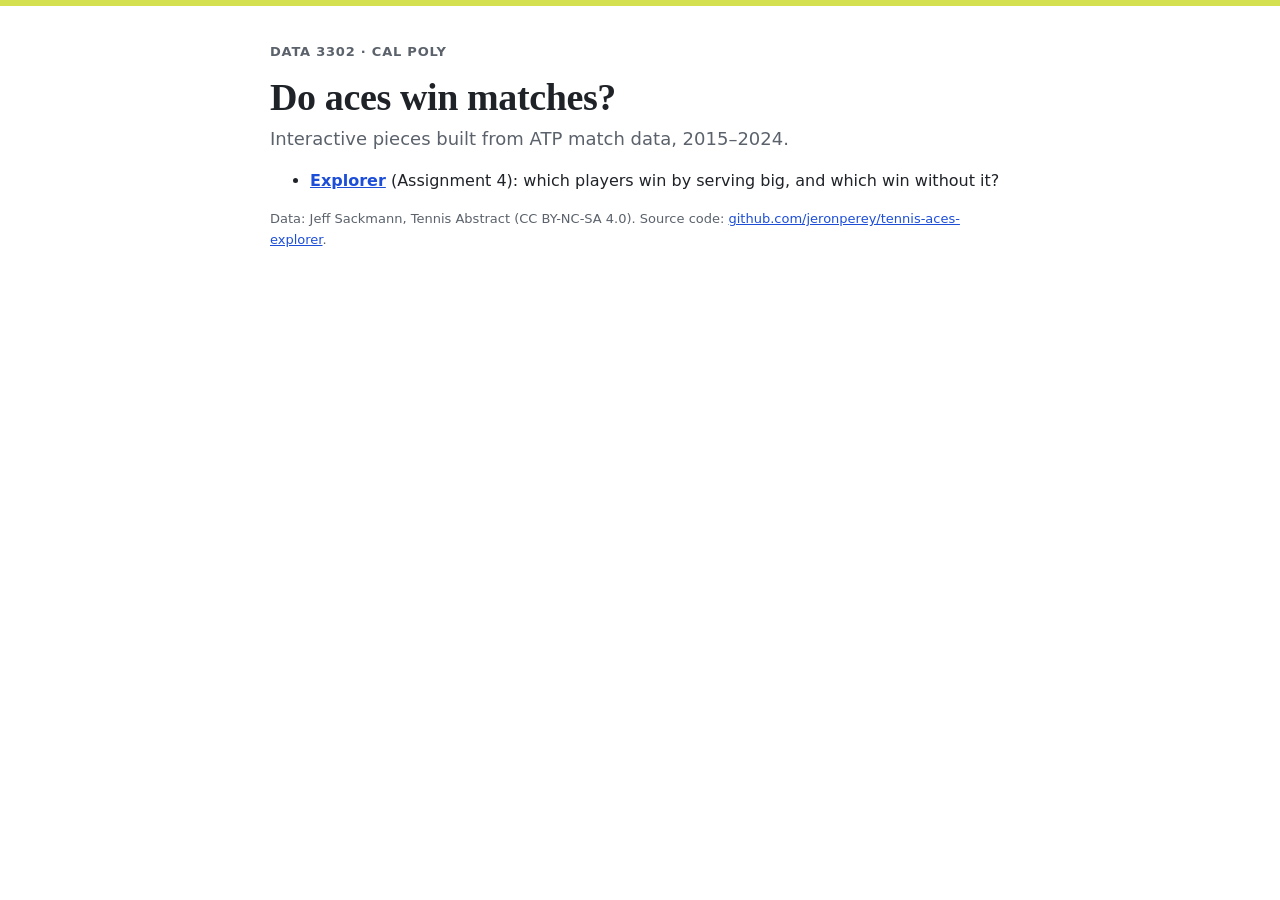
<file: index.html>
<!DOCTYPE html>
<html lang="en"><head><meta charset="utf-8"><meta name="viewport" content="width=device-width, initial-scale=1">
<title>Aces and winning: ATP 2015–2024</title><link rel="stylesheet" href="shared/style.css"></head>
<body><main class="article">
<p class="kicker">DATA 3302 · Cal Poly</p><h1>Do aces win matches?</h1>
<p class="deck">Interactive pieces built from ATP match data, 2015–2024.</p>
<ul>
<li><a href="explorer/"><b>Explorer</b></a> (Assignment 4): which players win by serving big, and which win without it?</li>
</ul>
<p class="tiny">Data: Jeff Sackmann, Tennis Abstract (CC BY-NC-SA 4.0). Source code: <a href="https://github.com/jeronperey/tennis-aces-explorer">github.com/jeronperey/tennis-aces-explorer</a>.</p>
</main></body></html>
</file>
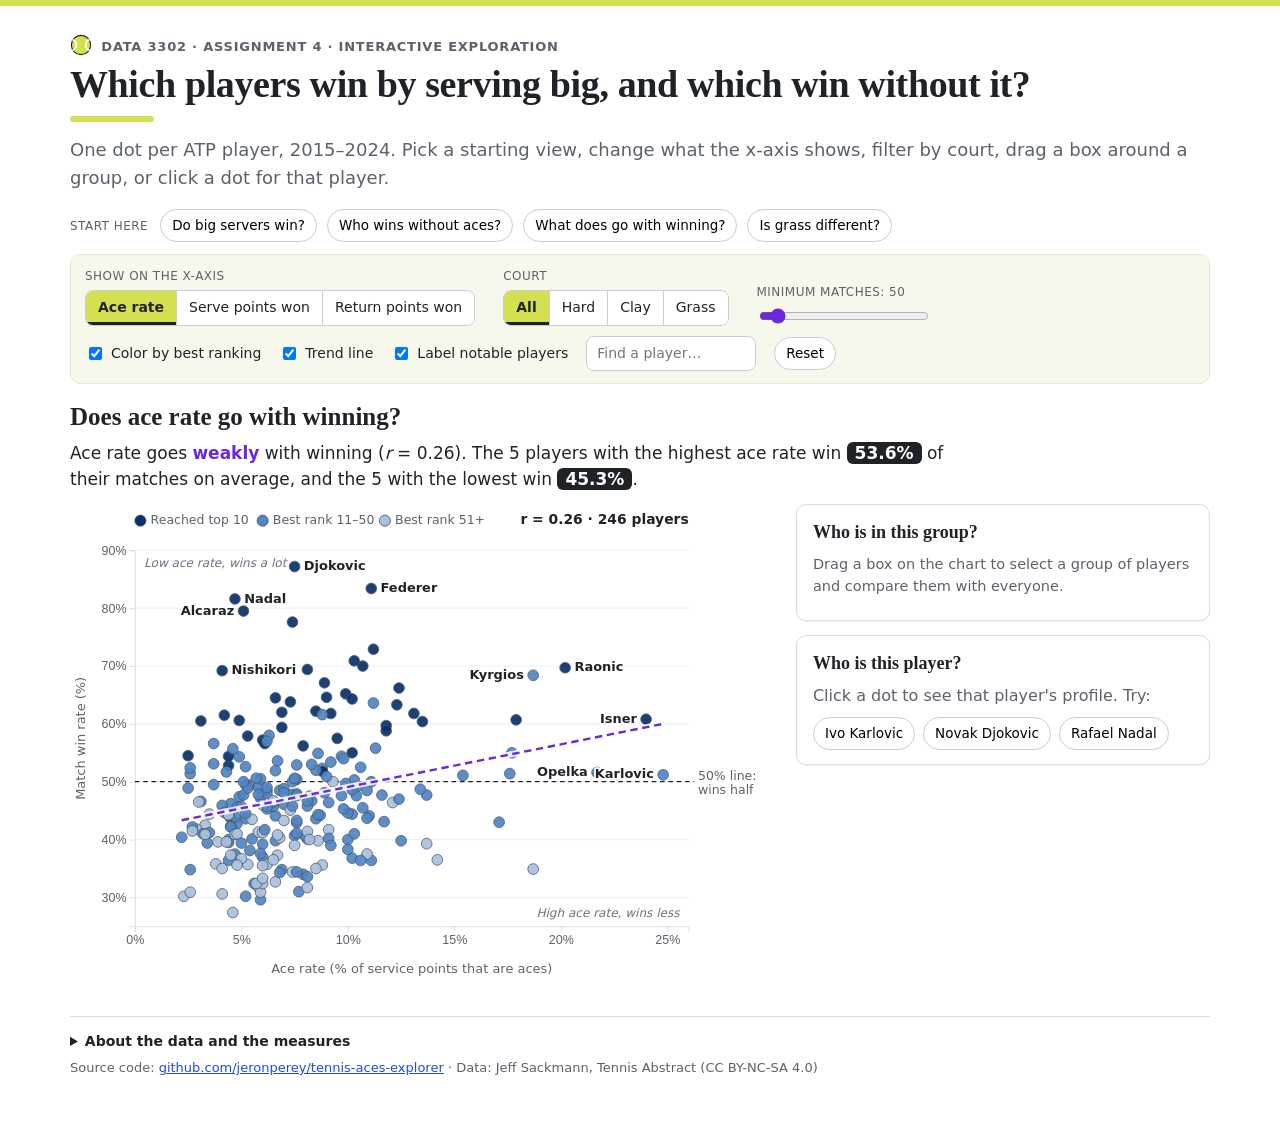
<file: explorer/index.html>
<!DOCTYPE html>
<html lang="en">
<head>
  <meta charset="utf-8">
  <meta name="viewport" content="width=device-width, initial-scale=1">
  <title>Which players win by serving big? ATP 2015–2024</title>
  <link rel="stylesheet" href="../shared/style.css">
  <link rel="icon" href="data:image/svg+xml,%3Csvg xmlns=%27http://www.w3.org/2000/svg%27 viewBox=%270 0 24 24%27%3E%3Ccircle cx=%2712%27 cy=%2712%27 r=%2710.5%27 fill=%27%23d4e04f%27 stroke=%27%231f2328%27 stroke-width=%271.2%27/%3E%3Cpath d=%27M3.2 6.5C8 8 8 16 3.2 17.5M20.8 6.5C16 8 16 16 20.8 17.5%27 fill=%27none%27 stroke=%27white%27 stroke-width=%271.8%27/%3E%3C/svg%3E">
</head>
<body>
  <main class="page">
    <p class="kicker"><svg class="ball" viewBox="0 0 24 24" width="22" height="22" aria-hidden="true"><circle cx="12" cy="12" r="10.5" fill="#d4e04f" stroke="#1f2328" stroke-width="1.2"/><path d="M3.2 6.5C8 8 8 16 3.2 17.5M20.8 6.5C16 8 16 16 20.8 17.5" fill="none" stroke="#fff" stroke-width="1.8" stroke-linecap="round"/></svg> DATA 3302 · Assignment 4 · Interactive exploration</p>
    <h1>Which players win by serving big, and which win without it?</h1>
    <div class="title-rule" aria-hidden="true"></div>
    <p class="deck">One dot per ATP player, 2015–2024. Pick a starting view, change what the x-axis shows, filter by court, drag a box around a group, or click a dot for that player.</p>
    <div id="presets"></div>
    <div id="controls"></div>
    <h2 class="chart-q" id="chart-q"></h2>
    <p class="insight" id="insight" aria-live="polite"></p>
    <div class="grid">
      <div id="chart"></div>
      <aside>
        <div id="brush"></div>
        <div id="profile"></div>
      </aside>
    </div>
    <details class="notes">
      <summary>About the data and the measures</summary>
      <p><b>Measures.</b> Ace rate is aces as a share of a player's service points. Serve points won and return points won are the shares of points won on their own serve and on the opponent's serve. Win rate is the share of matches won. The purple dashed line is a straight-line trend, and <i>r</i> shows how closely the two measures move together (1 = perfectly, 0 = not at all).</p>
      <p><b>Who is shown.</b> Players with at least 50 matches (30 on a given court), 2015–2024, men's tour-level matches only; use the minimum-matches slider to raise the bar. Unfinished matches and matches on other surfaces are left out.</p>
      <p><b>Data and code.</b> Jeff Sackmann, <i>Tennis Abstract</i> ATP match data, 2015–2024 (CC BY-NC-SA 4.0), via <a href="https://github.com/Aneeshers/tennis-sackmann-archive">github.com/Aneeshers/tennis-sackmann-archive</a>. Built with <a href="https://d3js.org">D3</a>. Source code: <a href="https://github.com/jeronperey/tennis-aces-explorer">github.com/jeronperey/tennis-aces-explorer</a>.</p>
    </details>
    <p class="tiny">Source code: <a href="https://github.com/jeronperey/tennis-aces-explorer">github.com/jeronperey/tennis-aces-explorer</a> · Data: Jeff Sackmann, Tennis Abstract (CC BY-NC-SA 4.0)</p>
  </main>
  <script src="../lib/d3.min.js"></script>
  <script src="../shared/data.js"></script>
  <script src="../shared/charts.js"></script>
  <script src="explorer.js"></script>
</body>
</html>
</file>
<file: shared/style.css>
:root { --ball:#d4e04f; --ball-soft:#f4f7d6; --serif:"Iowan Old Style","Palatino Linotype",Palatino,"Book Antiqua",Georgia,serif; --bg:#fff; --fg:#1f2328; --muted:#5b626b; --grid:#d9dde1; --soft:#f3f4f6; --accent:#6d28d9; --serve:#0f766e; --ret:#c2410c; }
* { box-sizing: border-box; }
body { margin:0; border-top:6px solid var(--ball); background:var(--bg); color:var(--fg); font:16px/1.55 Inter, system-ui, -apple-system, "Segoe UI", sans-serif; }
a { color:#1d4ed8; }
h1 { font-family:var(--serif); font-size:38px; line-height:1.12; margin:0 0 6px; letter-spacing:-.01em; font-weight:700; }
h2 { font-family:var(--serif); font-size:24px; margin:44px 0 6px; }
h3 { font-size:19px; margin:0 0 2px; } h4 { font-size:14px; margin:16px 0 6px; text-transform:uppercase; letter-spacing:.04em; color:var(--muted); }
.kicker { color:var(--muted); font-size:13px; text-transform:uppercase; letter-spacing:.06em; margin:0 0 6px; }
.deck { color:var(--muted); font-size:18px; margin:0 0 18px; }
.tiny { font-size:13px; color:var(--muted); margin:6px 0 0; } .hint { color:var(--muted); margin:4px 0 8px; } .meta { color:var(--muted); margin:0 0 8px; font-size:14px; }

/* charts */
svg.chart { width:100%; height:auto; display:block; overflow:visible; }
svg text { fill:var(--fg); font-size:14px; }
.axis path, .axis line { stroke:var(--grid); } .axis text { fill:var(--muted); font-size:13.5px; }
.axis-title { fill:var(--muted); font-size:14px; } .gridline { stroke:#eceef0; }
.ref { stroke:var(--fg); stroke-dasharray:5 4; stroke-width:1.4; fill:none; } .ref.halo { stroke:#fff; stroke-width:5; stroke-dasharray:none; opacity:.9; }
.trend { stroke:var(--accent); stroke-width:2.6; stroke-dasharray:8 5; }
.trend.halo { stroke:#fff; stroke-width:6.5; stroke-dasharray:none; opacity:.85; }
.small { font-size:13.5px; fill:var(--muted); } .bold { font-weight:700; } .readout { font-size:15px; font-weight:800; }
.dot-label { font-size:14px; fill:var(--fg); paint-order:stroke; stroke:#fff; stroke-width:4px; stroke-linejoin:round; }
.row-label { font-size:15px; font-weight:700; } .bar-val { font-size:19px; font-weight:800; } .small.bold { fill:var(--fg); }
.brush .selection { fill:rgba(109,40,217,.08); stroke:var(--accent); stroke-width:1.5; stroke-dasharray:4 3; }
svg circle { cursor:pointer; }

/* controls */
.controls { display:flex; flex-wrap:wrap; gap:10px 28px; align-items:flex-end; padding:12px 14px; background:var(--soft); border-radius:10px; margin:0 0 14px; }
.ctl { display:flex; flex-direction:column; gap:4px; } .ctl-label { font-size:12px; color:var(--muted); text-transform:uppercase; letter-spacing:.04em; }
.seg { display:inline-flex; border:1px solid #c9ccd0; border-radius:8px; overflow:hidden; background:#fff; }
.seg button { font:inherit; font-size:14px; padding:6px 12px; border:0; border-right:1px solid #c9ccd0; background:#fff; cursor:pointer; color:var(--fg); }
.seg button:last-child { border-right:0; } .seg button.on { background:var(--fg); color:#fff; } .seg button:hover:not(.on) { background:#eef0f2; }
.toggles { flex-direction:row; flex-wrap:wrap; align-items:center; gap:8px 18px; } .chk { display:flex; align-items:center; gap:6px; font-size:14px; cursor:pointer; }
.search { font:inherit; font-size:14px; padding:6px 10px; border:1px solid #c9ccd0; border-radius:8px; width:170px; }
.chip { font:inherit; font-size:13.5px; padding:5px 11px; border:1px solid #c9ccd0; border-radius:999px; background:#fff; cursor:pointer; } .chip:hover { background:#eef0f2; } .chip.on { background:var(--accent); color:#fff; border-color:var(--accent); }
.chips { display:flex; flex-wrap:wrap; gap:8px; } button.link { font:inherit; background:none; border:0; color:#1d4ed8; cursor:pointer; padding:2px 0; text-align:left; text-decoration:underline; }
.plist { margin:8px 0 0; padding-left:18px; }

/* profile */
.profile, .brush-summary { background:#fff; border:1px solid var(--grid); border-radius:10px; padding:14px 16px; }
.brush-summary { margin-bottom:14px; font-size:14.5px; }
.bar-row { margin:8px 0; } .bar-text { font-size:13.5px; margin-bottom:3px; } .track { position:relative; height:22px; background:#eef0f2; border-radius:5px; }
.fill { height:100%; border-radius:5px; } .val { position:absolute; left:8px; top:2px; font-weight:800; font-size:14px; color:#fff; text-shadow:0 0 3px rgba(0,0,0,.45); }
table.mini { width:100%; border-collapse:collapse; font-size:13.5px; } .mini th { text-align:right; color:var(--muted); font-weight:600; padding:3px 6px; } .mini th:first-child, .mini td:first-child { text-align:left; }
.mini td { text-align:right; padding:3px 6px; border-top:1px solid #eceef0; font-variant-numeric:tabular-nums; } .dot { display:inline-block; width:9px; height:9px; border-radius:50%; margin-right:6px; }

/* tooltip */
#tooltip { position:fixed; pointer-events:none; opacity:0; background:var(--fg); color:#fff; padding:7px 11px; border-radius:6px; font-size:13px; line-height:1.4; max-width:270px; transition:opacity .1s; z-index:10; }

/* explorer layout */
.page { max-width:1180px; margin:0 auto; padding:28px 20px 60px; }
.grid { display:grid; grid-template-columns:minmax(0,1.7fr) minmax(300px,1fr); gap:22px; align-items:start; }
@media (max-width:900px) { .grid { grid-template-columns:1fr; } h1 { font-size:27px; } }
.notes { margin-top:30px; padding-top:16px; border-top:1px solid var(--grid); font-size:13.5px; color:var(--muted); } .notes p { margin:6px 0; }

/* article layout */
.article { max-width:780px; margin:0 auto; padding:36px 20px 80px; } .article p { margin:0 0 14px; } .article .lede { font-size:18px; }
figure { margin:20px 0 26px; } figcaption { font-size:13.5px; color:var(--muted); margin-top:6px; }
.fig-controls { display:flex; flex-wrap:wrap; gap:8px; align-items:center; margin:0 0 8px; } .fig-controls .ctl-label { margin-right:4px; }
.wide { max-width:1100px; margin-left:50%; transform:translateX(-50%); width:min(1100px,100vw - 32px); }
.step-num { display:inline-block; width:26px; height:26px; line-height:26px; text-align:center; border-radius:50%; background:var(--fg); color:#fff; font-size:14px; margin-right:8px; }
.callout { background:var(--soft); border-left:4px solid var(--accent); padding:12px 16px; border-radius:6px; margin:18px 0; }
.sources li { margin-bottom:6px; font-size:14px; }
select.pick { font:inherit; font-size:14px; padding:6px 10px; border:1px solid #c9ccd0; border-radius:8px; max-width:210px; }

/* v2: takeaway line, question headings, guided starts, slider, collapsed notes */
.corner-note { font-size:13px; font-style:italic; fill:#6b7280; paint-order:stroke; stroke:#fff; stroke-width:4px; }
h2.chart-q { font-size:22px; margin:6px 0 4px; } .insight { font-size:17px; line-height:1.5; margin:0 0 12px; max-width:880px; } .insight b { color:var(--accent); }
h3.q { font-size:17px; margin:0 0 6px; }
.presets { display:flex; flex-wrap:wrap; align-items:center; gap:8px 10px; margin:0 0 12px; } .presets .ctl-label { margin-right:2px; }
.slider { width:170px; accent-color:var(--accent); } input[type=range] { vertical-align:middle; }
details.notes { margin-top:30px; padding-top:14px; border-top:1px solid var(--grid); font-size:14px; color:var(--muted); } details.notes summary { cursor:pointer; font-weight:700; color:var(--fg); }
details.notes p { margin:8px 0; }
button:focus-visible, input:focus-visible, select:focus-visible, summary:focus-visible { outline:3px solid var(--accent); outline-offset:2px; }
@media (prefers-reduced-motion: reduce) { * { transition:none !important; animation:none !important; } }

.fig-q { font-size:16px; font-weight:700; margin:0 0 8px; }

/* tennis touches: decorative only (never used to encode data) */
.ball { vertical-align:-5px; margin-right:4px; }
.title-rule { width:84px; height:6px; border-radius:3px; background:var(--ball); margin:10px 0 14px; }
.kicker { font-weight:600; }
h2.chart-q { font-family:var(--serif); font-size:25px; }
.insight b.score { background:var(--fg); color:#fff; padding:1px 8px; border-radius:6px; font-variant-numeric:tabular-nums; font-weight:700; white-space:nowrap; }
.chip:hover { background:var(--ball-soft); border-color:#b8c23a; }
.chip.on { background:var(--ball); color:var(--fg); border-color:#a9b52c; font-weight:700; }
.seg button.on { background:var(--ball); color:var(--fg); font-weight:700; box-shadow:inset 0 -3px 0 var(--fg); }
.seg button:hover:not(.on) { background:var(--ball-soft); }
.controls { border:1px solid #e6e8d6; background:#f7f8ec; }
.profile, .brush-summary { box-shadow:0 1px 0 rgba(31,35,40,.06); }
h3.q { font-family:var(--serif); font-size:18px; }
.step-num { background:var(--ball); color:var(--fg); font-weight:700; }
</file>
